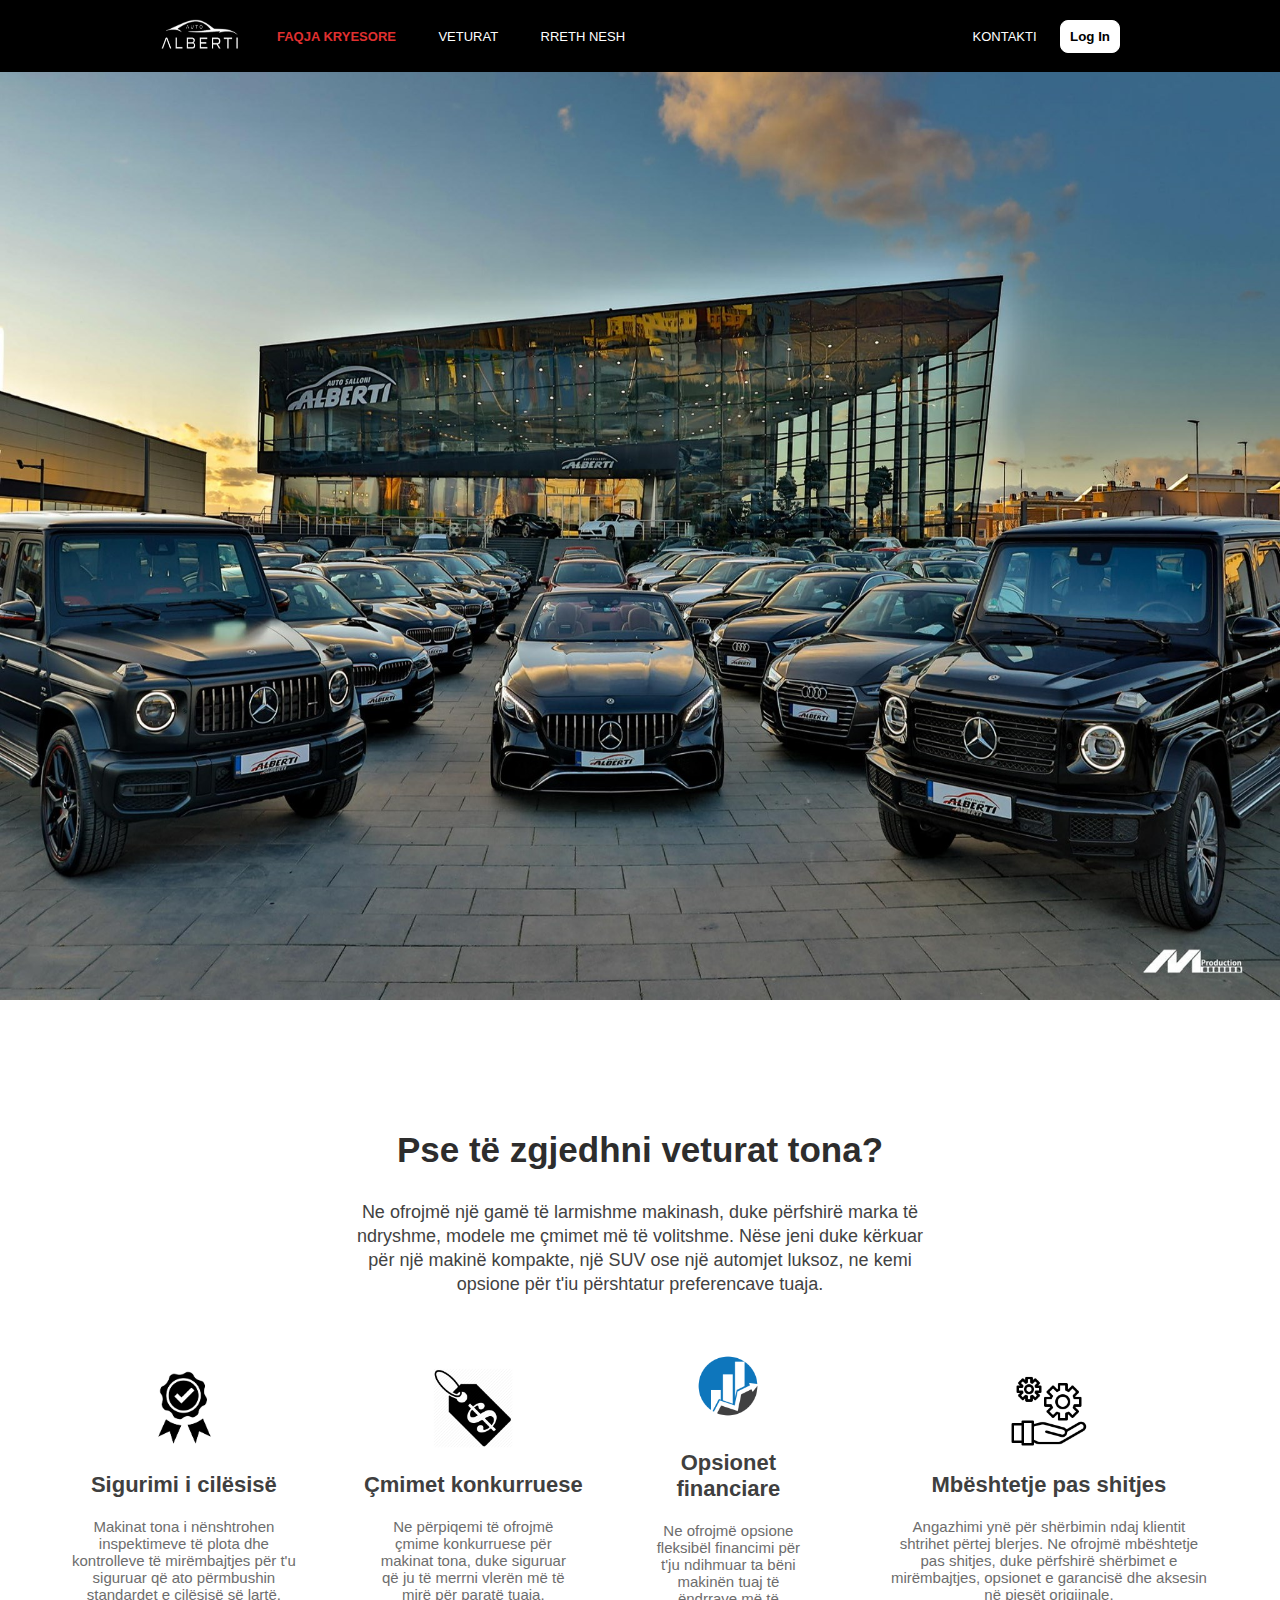
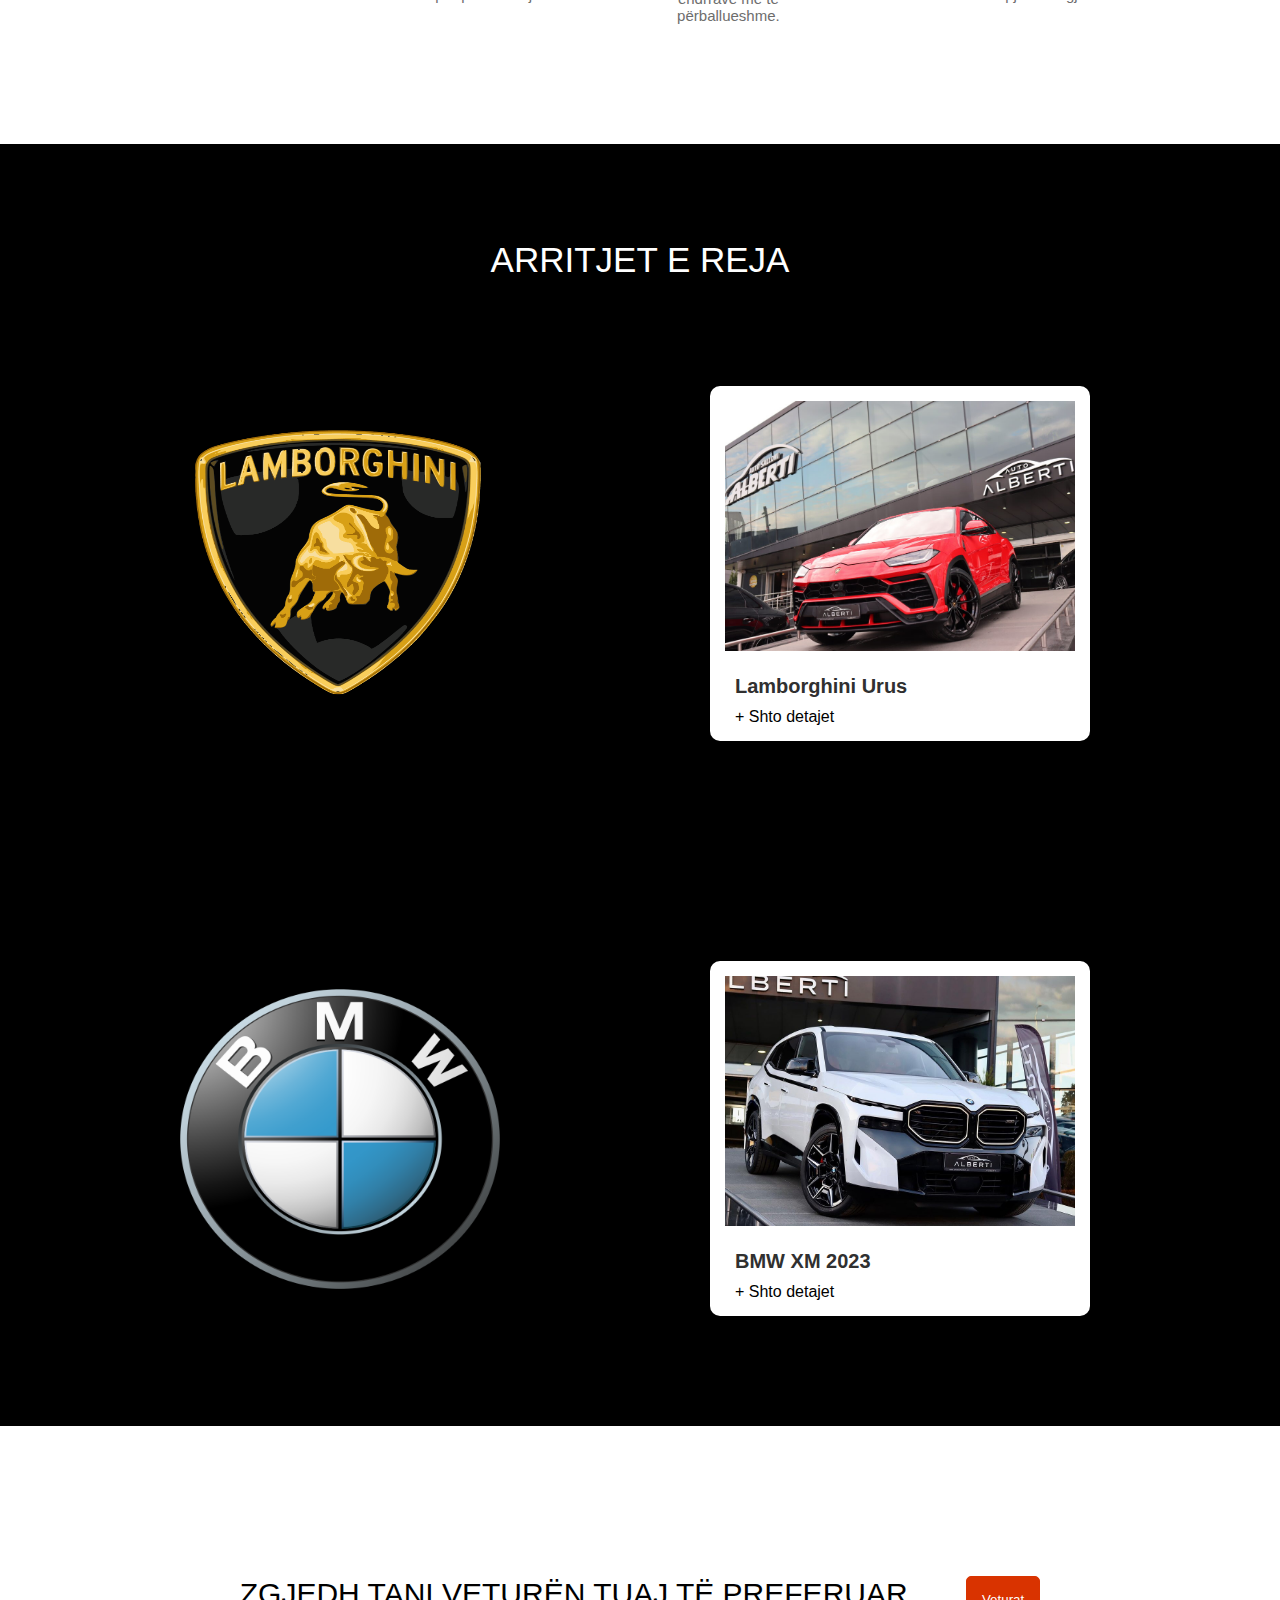
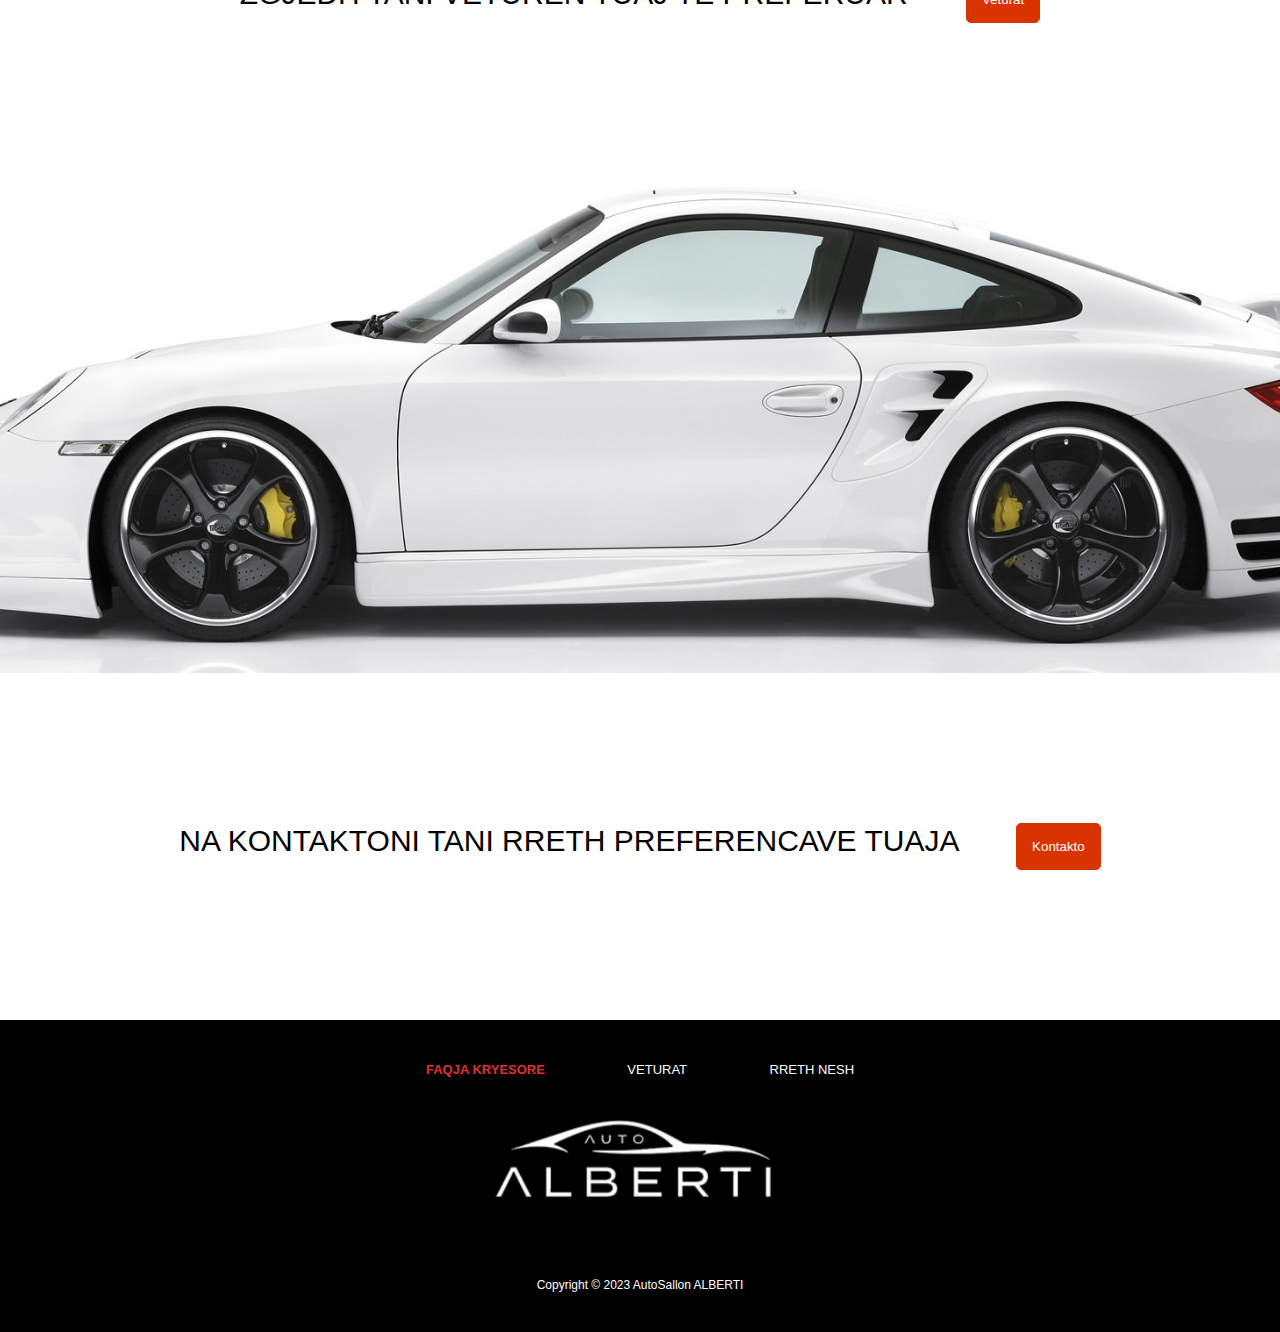
<file: index.html>
<!DOCTYPE html>
<html lang="en">

<head>
    <meta charset="UTF-8">
    <meta http-equiv="X-UA-Compatible" content="IE=edge">
    <meta name="viewport" content="width=device-width, initial-scale=1.0">
    <link rel="stylesheet" href="style.css">
    <link rel="icon" href="img/logo.png" type="image/icon type">
    <title>ALBERTI</title>
</head>

<body>


    <header>
        <div class="logo">
            <a href=""><img src="img/logo.png" alt=""></a>
            <div class="nleft">

                <ul>
                    <a href="index.html">
                        <li><span>Faqja kryesore</span></li>
                    </a>
                    <a href="vehicles.html">
                        <li>Veturat</li>
                    </a>
                    <a href="about.html">
                        <li>Rreth nesh</li>
                    </a>
                </ul>
            </div>
        </div>
        <div class="nright">
            <ul>
                <a href="contact.html">
                    <li>Kontakti</li>
                </a>
            </ul>
            <button><a href="./Login form/login.html">Log In</a></button>
        </div>
    </header>

    <main>
        <div class="cover-photo">
            <div class="cover-bg"></div>
        </div>

        <div class="container">
            <h1>Pse të zgjedhni veturat tona?</h1>
            <p id="container-p">Ne ofrojmë një gamë të larmishme makinash, duke përfshirë marka të ndryshme, modele me
                çmimet më
                të volitshme. Nëse jeni duke kërkuar për një makinë kompakte, një SUV ose një automjet luksoz,
                ne kemi opsione për t'iu përshtatur preferencave tuaja.</p>
            <div class="services">
                <div class="our-services">
                    <div class="our-services-content">
                        <img src="img/quality_logo.png" alt="">
                        <h2>Sigurimi i cilësisë</h2>
                        <p>Makinat tona i nënshtrohen inspektimeve të plota dhe kontrolleve të mirëmbajtjes për t'u
                            siguruar që ato përmbushin standardet e cilësisë së lartë.</p>
                    </div>

                    <div class="our-services-content">
                        <img src="img/price_logo.png" alt="">
                        <h2>Çmimet konkurruese</h2>
                        <p>Ne përpiqemi të ofrojmë çmime konkurruese për makinat tona, duke siguruar që ju të merrni
                            vlerën më të mirë për paratë tuaja.</p>
                    </div>

                    <div class="our-services-content">
                        <img src="img/finance_logo.png" alt="">
                        <h2>Opsionet financiare</h2>
                        <p>Ne ofrojmë opsione fleksibël financimi për t'ju ndihmuar ta bëni makinën tuaj të ëndrrave më
                            të përballueshme.</p>
                    </div>

                    <div class="our-services-content">
                        <img src="img/support_logo.png" alt="">
                        <h2>Mbështetje pas shitjes</h2>
                        <p id="p3">Angazhimi ynë për shërbimin ndaj klientit shtrihet përtej blerjes. Ne ofrojmë
                            mbështetje pas
                            shitjes, duke përfshirë shërbimet e mirëmbajtjes, opsionet e garancisë dhe aksesin në pjesët
                            origjinale.</p>
                    </div>
                </div>
            </div>
        </div>

        <div class="cars">
            <div class="arrivals">
                <p>Arritjet e reja</p>
            </div>
            <div class="new-cars">
                <img src="img/lamborghini_logo.png" alt="" id="lambo-logo">
                <div class="car-item">
                    <div class="cars-image"><img src="img/Lamborghini_photo.jpg" alt="GLE"></div>
                    <div class="cars-content">
                        <h1>Lamborghini Urus</h1>
                        <a href="#">+ Shto detajet</a>
                    </div>
                </div>
            </div>
        </div>
        <div class="cars">
            <div class="new-cars">
                <img src="img/bmw_logo.png" alt="" id="bmw-logo">
                <div class="car-item">
                    <div class="cars-image"><img src="img/bmw2023.jpg" alt="GLE"></div>
                    <div class="cars-content">
                        <h1>BMW XM 2023</h1>
                        <a href="#">+ Shto detajet</a>
                    </div>
                </div>
            </div>
        </div>


        <div class="vehicle-homepage">
            <p>Zgjedh tani veturën tuaj të preferuar <button class="vehicle-button"><a href="vehicles.html">Veturat</a></button></p>
        </div>
        <div class="bg-bmw">
            <div class="bg-bmw-content">
            </div>
        </div>
        <div class="contact-homepage">
            <p>Na kontaktoni tani rreth preferencave tuaja <button class="vehicle-button"><a href="contact.html">Kontakto</a></button></p>
        </div>

    </main>

    <footer>
        <div class="footer-content">
            <div class="footer-a">
                <ul>
                    <a href="index.html">
                        <li><span>Faqja kryesore</span></li>
                    </a>
                    <a href="vehicles.html">
                        <li>Veturat</li>
                    </a>
                    <a href="about.html">
                        <li>Rreth nesh</li>
                    </a>
                </ul>
            </div>
        </div>
        <img src="img/logo.png" alt="">
        <div class="copyright">
            <p>
                Copyright © 2023 AutoSallon ALBERTI
            </p>
        </div>
    </footer>
</body>

</html>
</file>
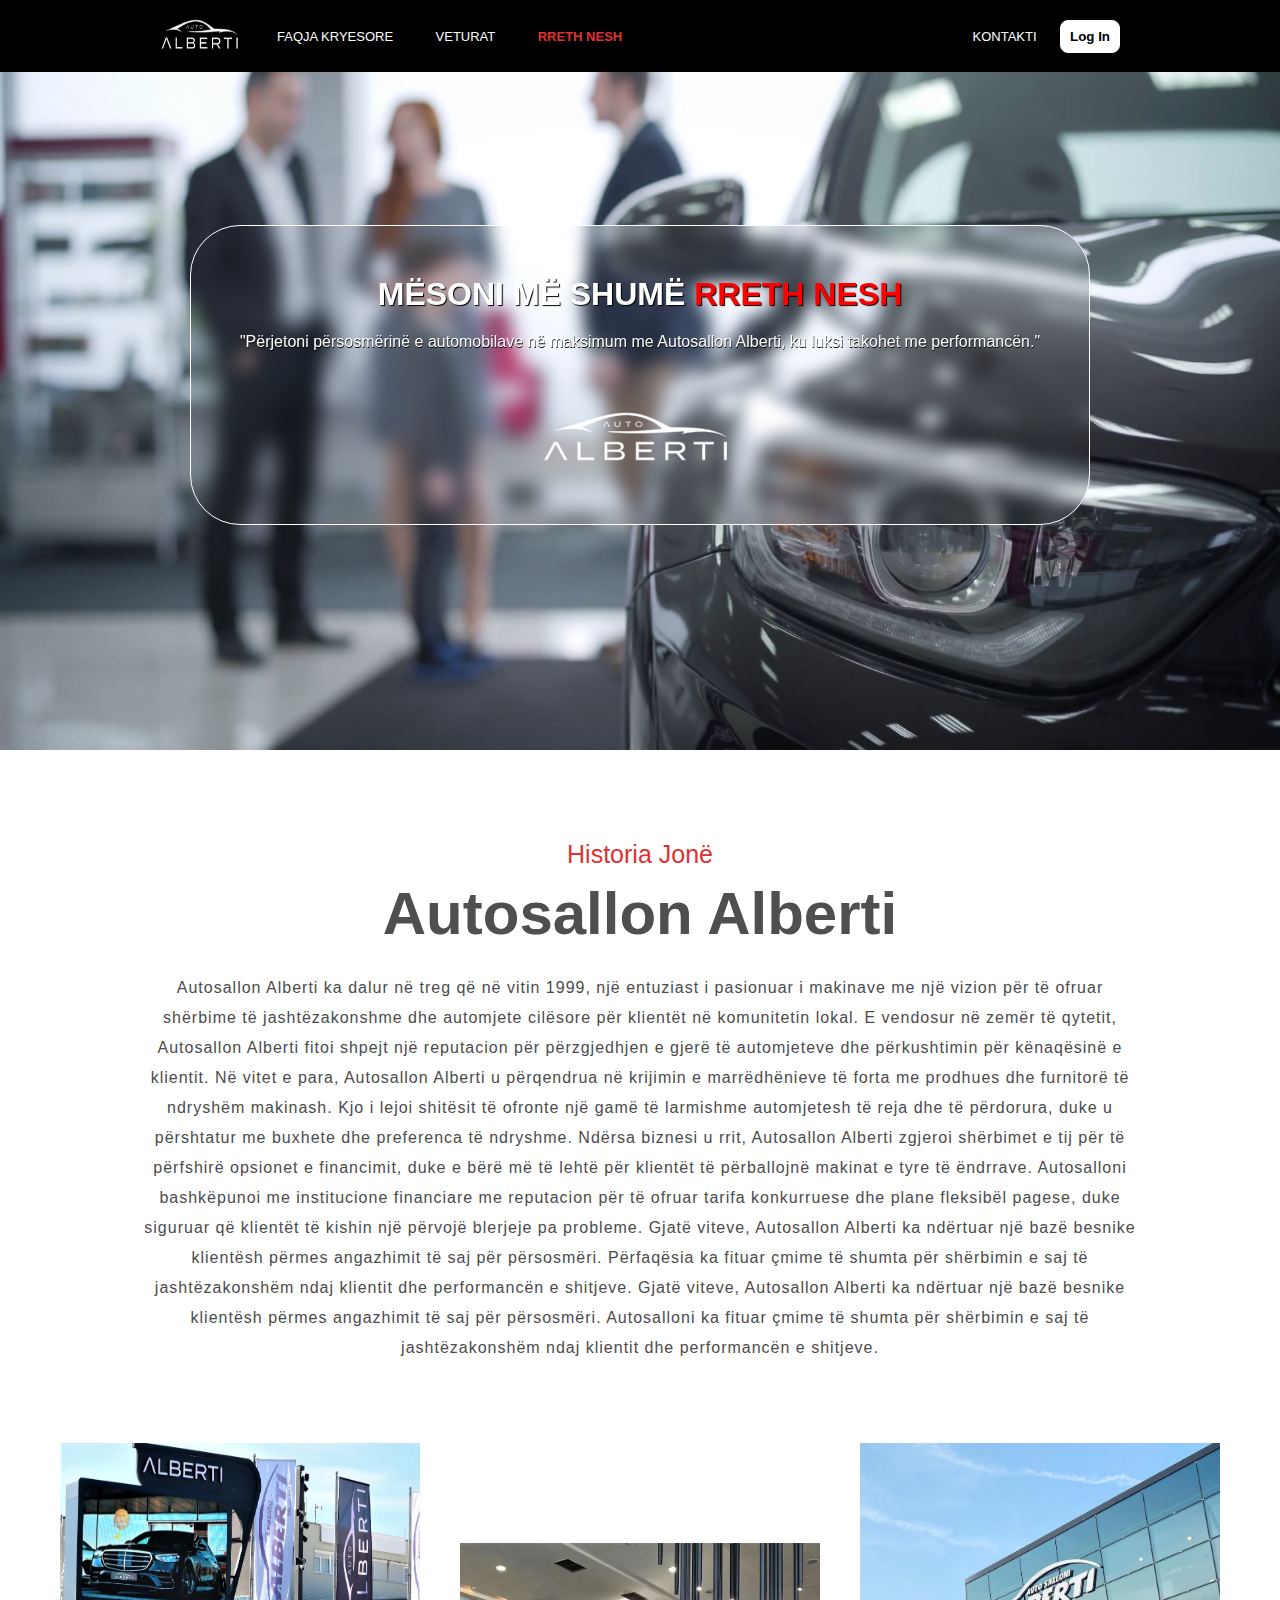
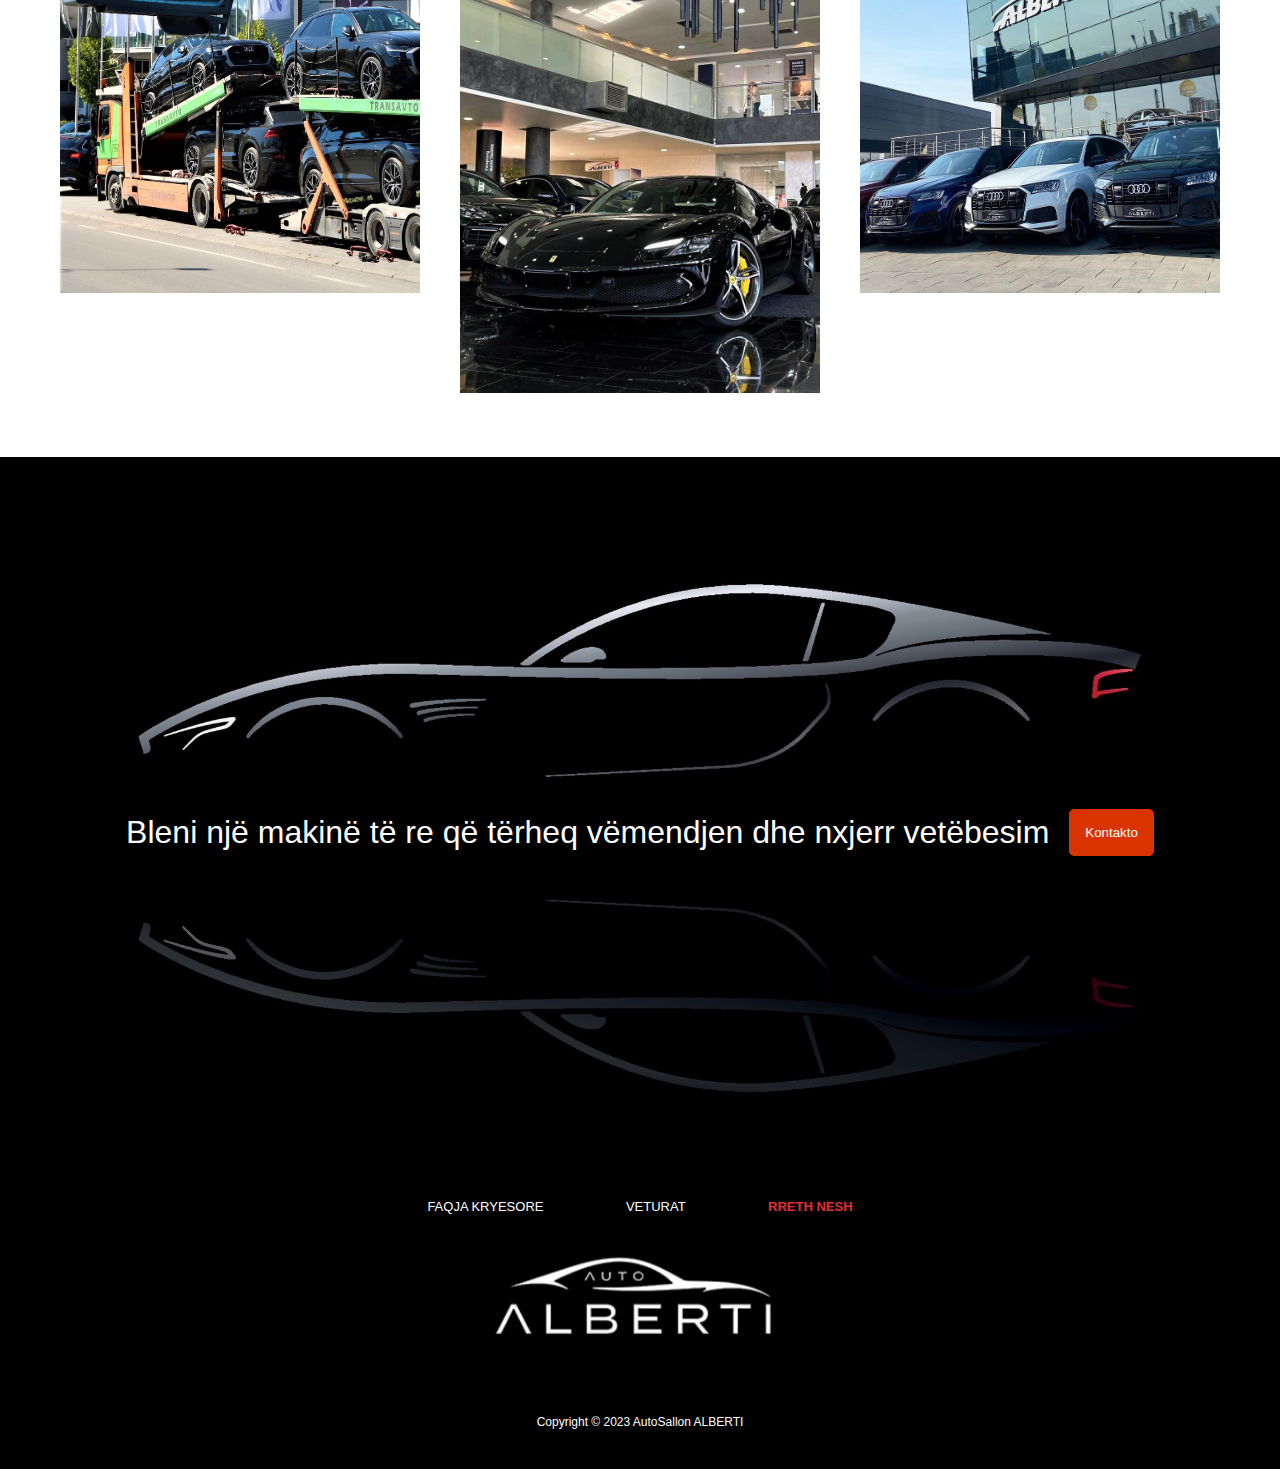
<file: about.html>
<!DOCTYPE html>
<html lang="en">

<head>
    <meta charset="UTF-8">
    <meta http-equiv="X-UA-Compatible" content="IE=edge">
    <meta name="viewport" content="width=device-width, initial-scale=1.0">
    <link rel="stylesheet" href="about.css">
    <link rel="icon" href="img/logo.png" type="image/icon type">
    <title>ALBERTI</title>

</head>

<body>
    <header>
        <div class="logo">
            <a href="index.html"><img src="img/logo.png" alt=""></a>
            <div class="nleft">

                <ul>
                    <a href="index.html">
                        <li>Faqja kryesore</li>
                    </a>
                    <a href="vehicles.html">
                        <li>Veturat</li>
                    </a>
                    <a href="about.html">
                        <li><span>Rreth nesh</span></li>
                    </a>
                </ul>
            </div>
        </div>
        <div class="nright">
            <ul>
                <li><a href="contact.html">Kontakti</a></li>
            </ul>
            <button><a href="./Login form/login.html">Log In</a></button>
        </div>
    </header>

    <main>
        <div class="bgPhoto">
            <div class="bg-content">
                <h1>Mësoni më shumë <span>rreth nesh</span></h1>
                <blockquote class="bgPhoto-blockquote">"Përjetoni përsosmërinë e automobilave në maksimum me Autosallon
                    Alberti, ku luksi takohet me performancën."
                </blockquote>
                <a href="index.html"><img src="img/logo.png" alt=""></a>
            </div>
        </div>

        <div class="about-content">
            <div class="about-content-text">
                <span>Historia Jonë</span>
                <h1>Autosallon Alberti</h1>
                <p>Autosallon Alberti ka dalur në treg që në vitin 1999, një entuziast i pasionuar i makinave
                    me një vizion për të ofruar shërbime të jashtëzakonshme dhe automjete cilësore për klientët në
                    komunitetin lokal. E vendosur në zemër të qytetit, Autosallon Alberti fitoi shpejt një reputacion
                    për përzgjedhjen e gjerë të automjeteve dhe përkushtimin për kënaqësinë e klientit.

                    Në vitet e para, Autosallon Alberti u përqendrua në krijimin e marrëdhënieve të forta me prodhues
                    dhe furnitorë të ndryshëm makinash. Kjo i lejoi shitësit të ofronte një gamë të larmishme
                    automjetesh të reja dhe të përdorura, duke u përshtatur me buxhete dhe preferenca të ndryshme.

                    Ndërsa biznesi u rrit, Autosallon Alberti zgjeroi shërbimet e tij për të përfshirë opsionet e
                    financimit, duke e bërë më të lehtë për klientët të përballojnë makinat e tyre të ëndrrave.
                    Autosalloni bashkëpunoi me institucione financiare me reputacion për të ofruar tarifa konkurruese
                    dhe
                    plane fleksibël pagese, duke siguruar që klientët të kishin një përvojë blerjeje pa probleme.

                    Gjatë viteve, Autosallon Alberti ka ndërtuar një bazë besnike klientësh përmes angazhimit të saj për
                    përsosmëri. Përfaqësia ka fituar çmime të shumta për shërbimin e saj të jashtëzakonshëm ndaj
                    klientit dhe performancën e shitjeve.

                    Gjatë viteve, Autosallon Alberti ka ndërtuar një bazë besnike klientësh përmes angazhimit të saj për
                    përsosmëri. Autosalloni ka fituar çmime të shumta për shërbimin e saj të jashtëzakonshëm ndaj
                    klientit dhe performancën e shitjeve.</p>
            </div>
        </div>
        <div class="about-images">
            <div class="about-image-img">
                <img src="imgAbout/alberti1_about.jpg" alt="">
            </div>
            <div class="about-image-img" id="about-image-2">
                <img src="imgAbout/alberti2_about.jpg" alt="">
            </div>
            <div class="about-image-img">
                <img src="imgAbout/alberti_about.jpg" alt="">
            </div>
        </div>

        <div class="bg-contact">
            <div class="bg-contact-us">
                <h1>Bleni një makinë të re që tërheq vëmendjen dhe nxjerr vetëbesim</h1>
                <button class="contact-button"><a href="contact.html">Kontakto</a></button>
            </div>
        </div>

    </main>

    <footer>
        <div class="footer-content">
            <div class="footer-a">
                <ul>
                    <a href="index.html">
                        <li>Faqja kryesore</li>
                    </a>
                    <a href="vehicles.html">
                        <li>Veturat</li>
                    </a>
                    <a href="about.html">
                        <li><span>Rreth nesh</span></li>
                    </a>
                </ul>
            </div>
        </div>
        <img src="img/logo.png" alt="">
        <div class="copyright">
            <p>
                Copyright © 2023 AutoSallon ALBERTI
            </p>
        </div>
    </footer>
</body>

</html>
</file>
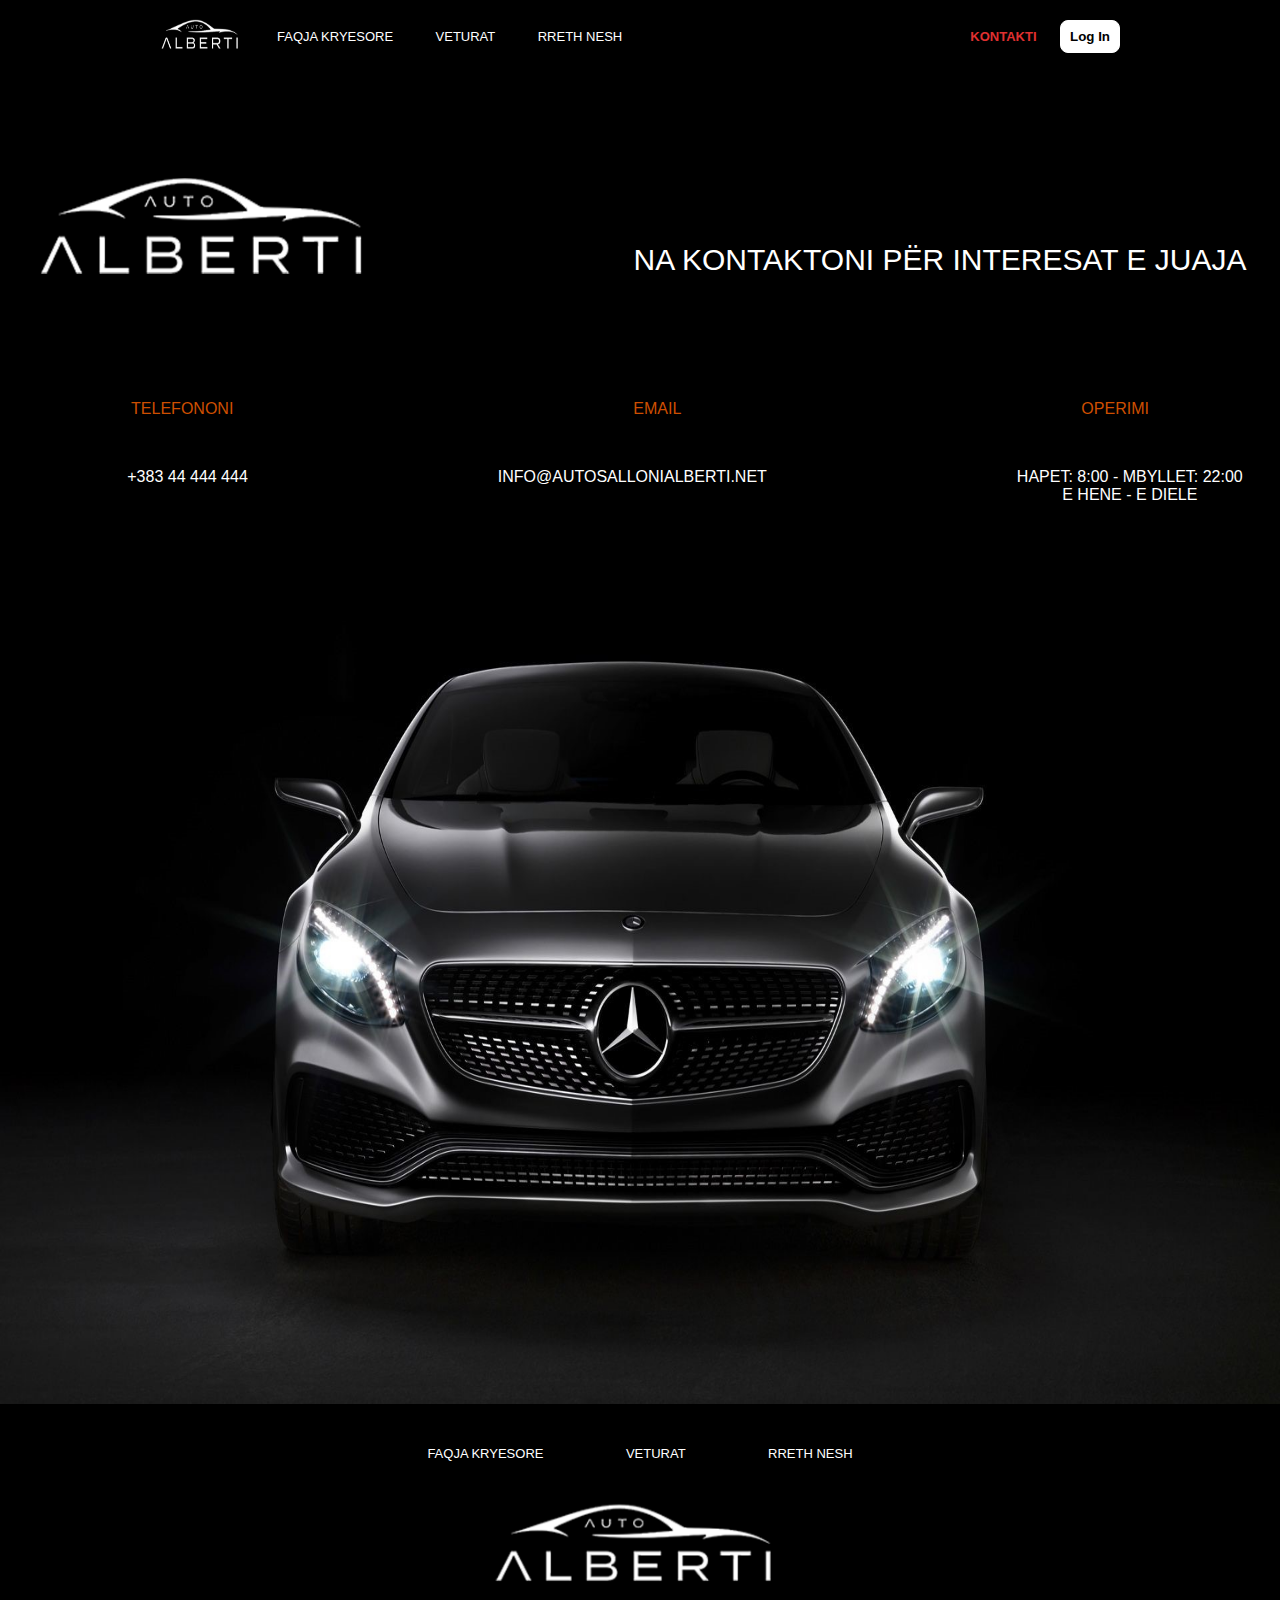
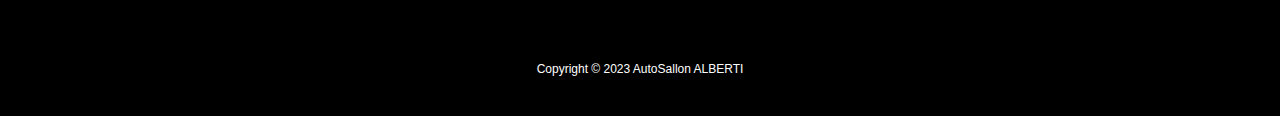
<file: contact.html>
<!DOCTYPE html>
<html lang="en">

<head>
    <meta charset="UTF-8">
    <meta http-equiv="X-UA-Compatible" content="IE=edge">
    <meta name="viewport" content="width=device-width, initial-scale=1.0">
    <link rel="stylesheet" href="contact.css">
    <link rel="icon" href="img/logo.png" type="image/icon type">
    <title>ALBERTI</title>
</head>

<body>

    <header>
        <div class="logo">
            <a href="index.html"><img src="img/logo.png" alt=""></a>
            <div class="nleft">

                <ul>
                    <a href="index.html">
                        <li>Faqja kryesore</li>
                    </a>
                    <a href="vehicles.html">
                        <li>Veturat</li>
                    </a>
                    <a href="about.html">
                        <li>Rreth nesh</li>
                    </a>
                </ul>
            </div>
        </div>
        <div class="nright">
            <ul>
                <a href="contact.html">
                    <li><span>Kontakti</span></li>
                </a>
            </ul>
            <button><a href="./Login form/login.html">Log In</a></button>
        </div>
    </header>

    <main>

        <div class="contact-us">
            <img src="img/logo.png" alt="">
            <p>Na kontaktoni për interesat e juaja</p>
        </div>

        <div class="contact-us-content">
            <div class="contact-us-main1">
                <p>Telefononi</p>
                <p id="email">Email</p>
                <p>Operimi</p>
            </div>
            <div class="contact-us-main2">
                <p id="telefononi">+383 44 444 444</p>
                <a href="#" id="email">
                    <p>info@autosallonialberti.net</p>
                </a>
                <p id="operimi">Hapet: 8:00 - Mbyllet: 22:00 <br>
                    E Hene - E diele</p>
            </div>
        </div>

        <div class="container">
            <div class="contact-content">

            </div>
        </div>

    </main>

    <footer>
        <div class="footer-content">
            <div class="footer-a">
                <ul>
                    <a href="index.html">
                        <li>Faqja kryesore</li>
                    </a>
                    <a href="vehicles.html">
                        <li>Veturat</li>
                    </a>
                    <a href="about.html">
                        <li>Rreth nesh</li>
                    </a>
                </ul>
            </div>
        </div>
        <img src="img/logo.png" alt="">
        <div class="copyright">
            <p>
                Copyright © 2023 AutoSallon ALBERTI
            </p>
        </div>
    </footer>

</body>

</html>
</file>
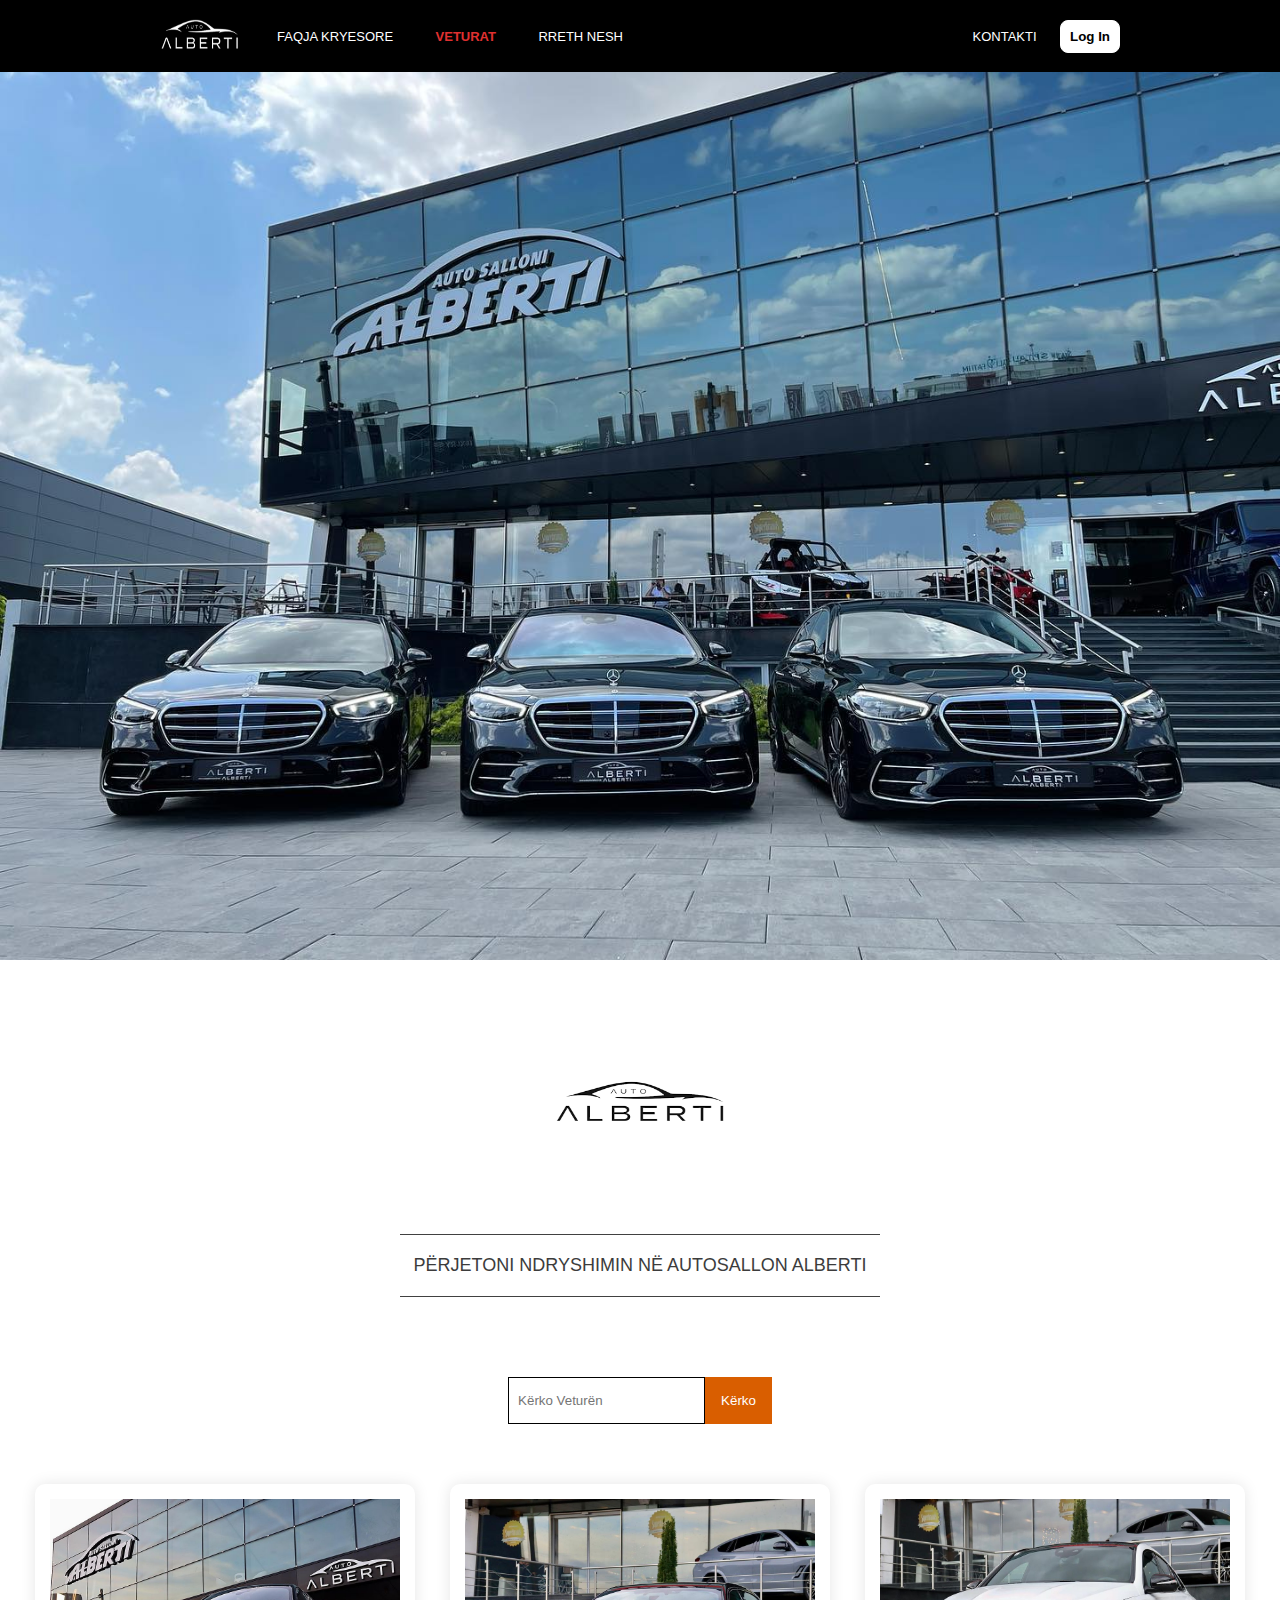
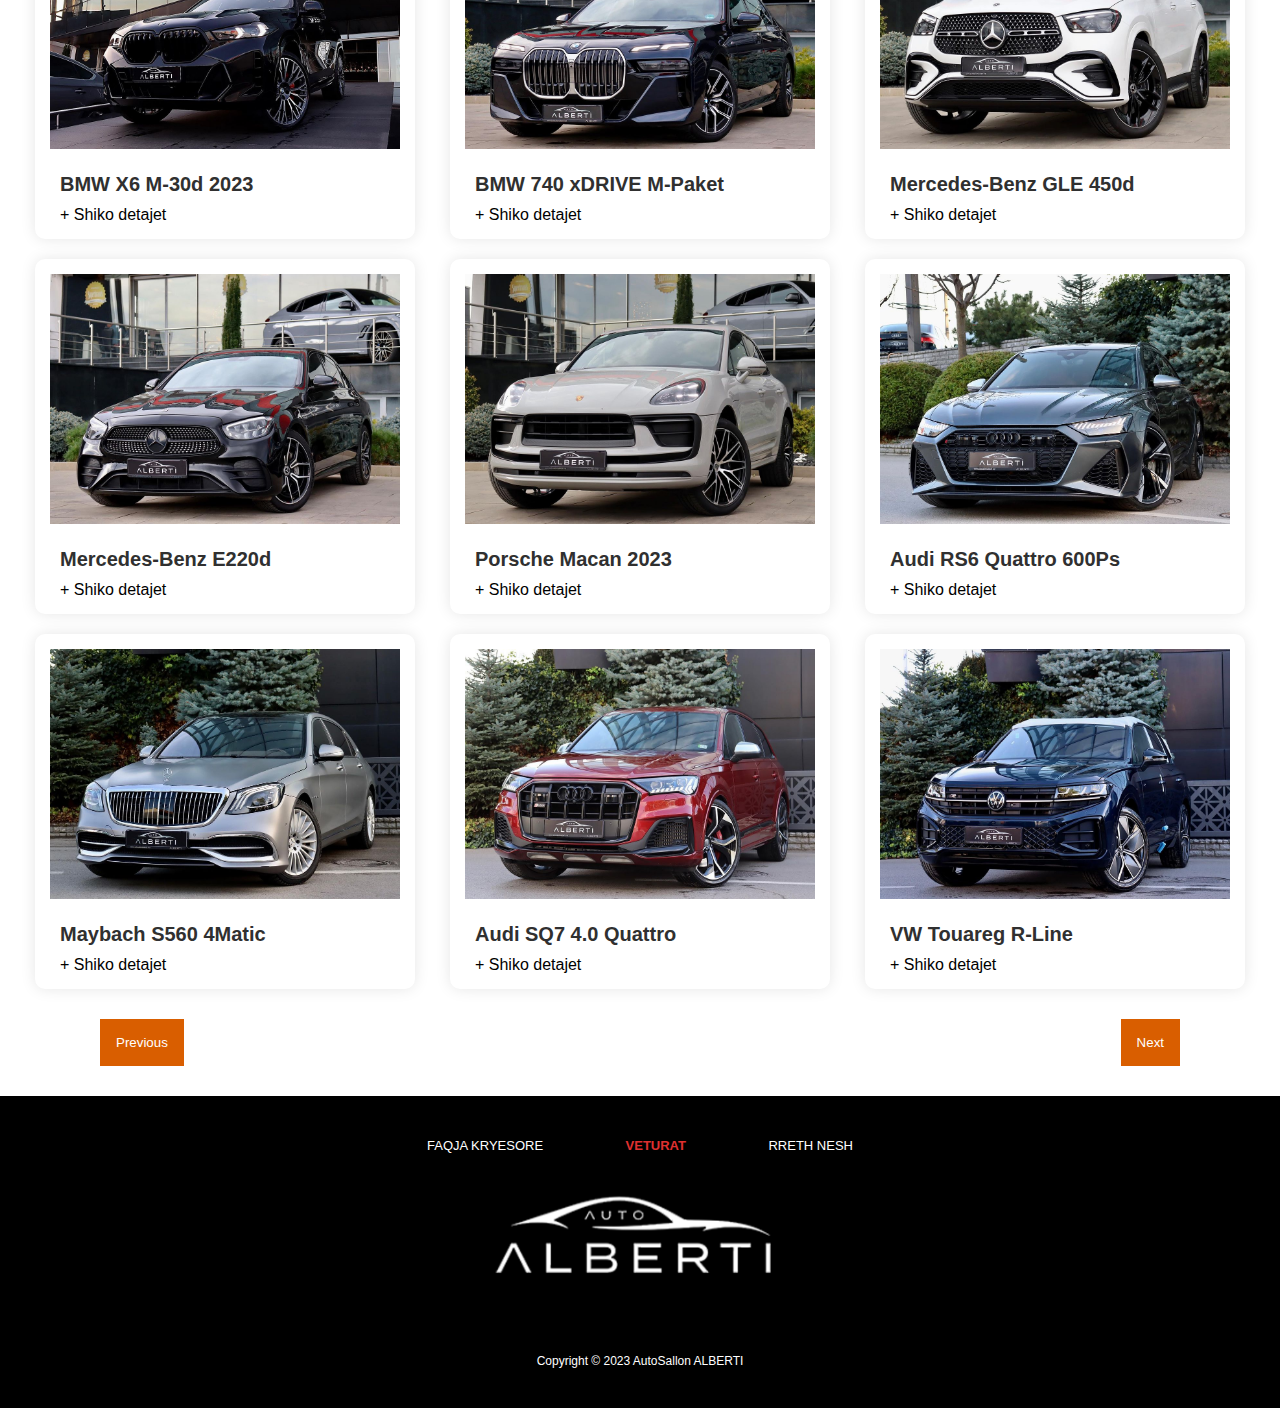
<file: vehicles.html>
<!DOCTYPE html>
<html lang="en">

<head>
    <meta charset="UTF-8">
    <meta http-equiv="X-UA-Compatible" content="IE=edge">
    <meta name="viewport" content="width=device-width, initial-scale=1.0">
    <link rel="stylesheet" href="vehicles.css">
    <link rel="icon" href="img/logo.png" type="image/icon type">
    <title>ALBERTI</title>

</head>
<header>
    <div class="logo">
        <a href=""><img src="img/logo.png" alt=""></a>
        <div class="nleft">

            <ul>
                <a href="index.html">
                    <li>Faqja kryesore</li>
                </a>
                <a href="vehicles.html">
                    <li><span>Veturat</span></li>
                </a>
                <a href="about.html">
                    <li>Rreth nesh</li>
                </a>
            </ul>
        </div>
    </div>
    <div class="nright">
        <ul>
            <a href="contact.html">
                <li>Kontakti</li>
            </a>
        </ul>
        <button><a href="./Login form/login.html">Log In</a></button>
    </div>
</header>

<main>

    <div class="header-photo">
        <img src="imgCars/cover2_photo.jpg" Autosallon Cover>
    </div>

    <div>
        <div class="alberti-photo"><img src="imgCars/autoalberti1_logo.png" alt="">
        </div>
        <div class="quote-alberti">
            <p>Përjetoni ndryshimin në Autosallon Alberti</p>
        </div>
    </div>

    <div class="kerko">
        <input type="text" class="input-kerko" placeholder="Kërko Veturën">
        <button class="kerko-button">Kërko</button>
    </div>



    <div class="cars">
        <div class="car-number">
            <div class="car-item">
                <div class="cars-image"><img src="imgCars/BMWX.jpg" alt="BMW-X"></div>
                <div class="cars-content">
                    <h1>BMW X6 M-30d 2023</h1>
                    <a href="#">+ Shiko detajet</a>
                </div>
            </div>
        </div>
        <div class="car-number">
            <div class="car-item">
                <div class="cars-image"><img src="imgCars/BMW7.jpg" alt="BMW-7"></div>
                <div class="cars-content">
                    <h1>BMW 740 xDRIVE M-Paket</h1>
                    <a href="#">+ Shiko detajet</a>
                </div>
            </div>
        </div>
        <div class="car-number">
            <div class="car-item">
                <div class="cars-image"><img src="imgCars/GLE.jpg" alt="GLE"></div>
                <div class="cars-content">
                    <h1>Mercedes-Benz GLE 450d</h1>
                    <a href="#">+ Shiko detajet</a>
                </div>
            </div>
        </div>
        <div class="car-number">
            <div class="car-item">
                <div class="cars-image"><img src="imgCars/Mercedes-E.jpg" alt="BMW-X"></div>
                <div class="cars-content">
                    <h1>Mercedes-Benz E220d</h1>
                    <a href="#">+ Shiko detajet</a>
                </div>
            </div>
        </div>
        <div class="car-number">
            <div class="car-item">
                <div class="cars-image"><img src="imgCars/Porsche.jpg" alt="BMW-X"></div>
                <div class="cars-content">
                    <h1>Porsche Macan 2023</h1>
                    <a href="#">+ Shiko detajet</a>
                </div>
            </div>
        </div>
        <div class="car-number">
            <div class="car-item">
                <div class="cars-image"><img src="imgCars/RS6.jpg" alt="BMW-X"></div>
                <div class="cars-content">
                    <h1>Audi RS6 Quattro 600Ps</h1>
                    <a href="#">+ Shiko detajet</a>
                </div>
            </div>
        </div>
        <div class="car-number">
            <div class="car-item">
                <div class="cars-image"><img src="imgCars/Maybach.jpg" alt="BMW-X"></div>
                <div class="cars-content">
                    <h1>Maybach S560 4Matic</h1>
                    <a href="#">+ Shiko detajet</a>
                </div>
            </div>
        </div>
        <div class="car-number">
            <div class="car-item">
                <div class="cars-image"><img src="imgCars/SQ7.jpg" alt="BMW-X"></div>
                <div class="cars-content">
                    <h1>Audi SQ7 4.0 Quattro</h1>
                    <a href="#">+ Shiko detajet</a>
                </div>
            </div>
        </div>
        <div class="car-number">
            <div class="car-item">
                <div class="cars-image"><img src="imgCars/Touareg.jpg" alt="BMW-X"></div>
                <div class="cars-content">
                    <h1>VW Touareg R-Line</h1>
                    <a href="#">+ Shiko detajet</a>
                </div>
            </div>
        </div>
    </div>
    <div class="next-previous">
        <button class="previous">Previous</button>
        <button class="next">Next</button>
    </div>
</main>

<footer>
    <div class="footer-content">
        <div class="footer-a">
            <ul>
                <a href="index.html">
                    <li>Faqja kryesore</li>
                </a>
                <a href="vehicles.html">
                    <li><span>Veturat</span></li>
                </a>
                <a href="about.html">
                    <li>Rreth nesh</li>
                </a>
            </ul>
        </div>
    </div>
    <img src="img/logo.png" alt="">
    <div class="copyright">
        <p>
            Copyright © 2023 AutoSallon ALBERTI
        </p>
    </div>
</footer>


</body>

</html>
</file>
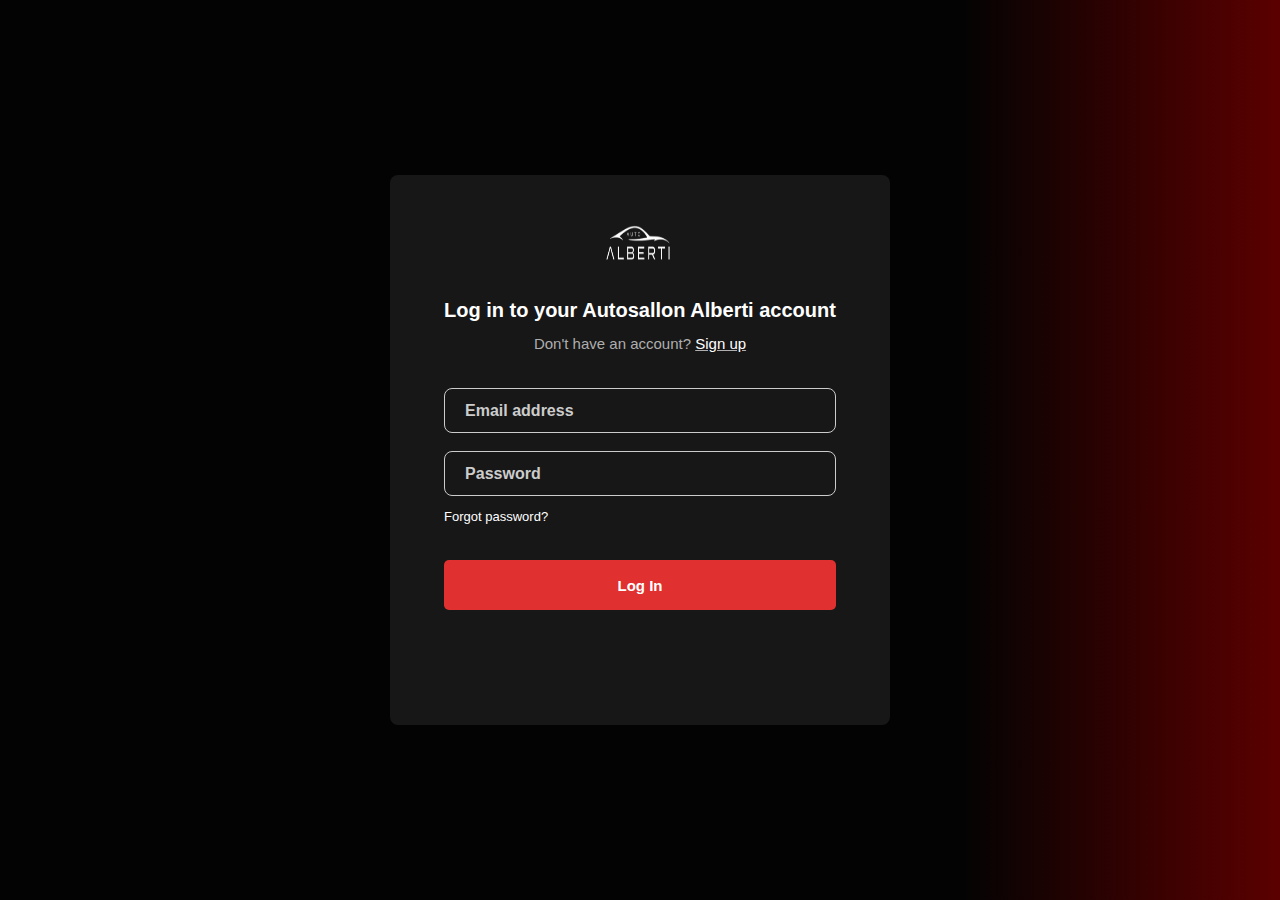
<file: Login form/login.html>
<!DOCTYPE html>
<html lang="en">
<head>
    <meta charset="UTF-8">
    <meta http-equiv="X-UA-Compatible" content="IE=edge">
    <meta name="viewport" content="width=device-width, initial-scale=1.0">
    <link rel="stylesheet" href="login.css">
    <link rel="icon" href="../img/logo.png" type="image/icon type">
    <title>Log in to your account | CNN</title>
</head>
<body>
    <div class="bg">
        <div class="login">
            <form class="logo" id="form" action="/">
                <a href="../index.html"><img src="loginlogo.png" alt=""></a>
                <h1>Log in to your Autosallon Alberti account</h1>
                <p>Don't have an account? <a href="singup.html"><span id="span">Sign up</span></a></p>
                <br><br>


                <div class="input-control">
                    <input type="text" placeholder="Email address" name="email" id="email"><br>
                    <div class="error"></div>
                </div><br>
                <div class="input-control">
                    <input type="password" placeholder="Password" name="password" id="password"><br>
                    <div class="error"></div>
                </div>
                
                <p id="forgot"><a href="">Forgot password?</a></p>
                <br><br>
                <button type="submit">Log In</button>
        </form>
        </div>
    </div>
    
    <script src="script/script2.js"></script>
</body>
</html>
</file>
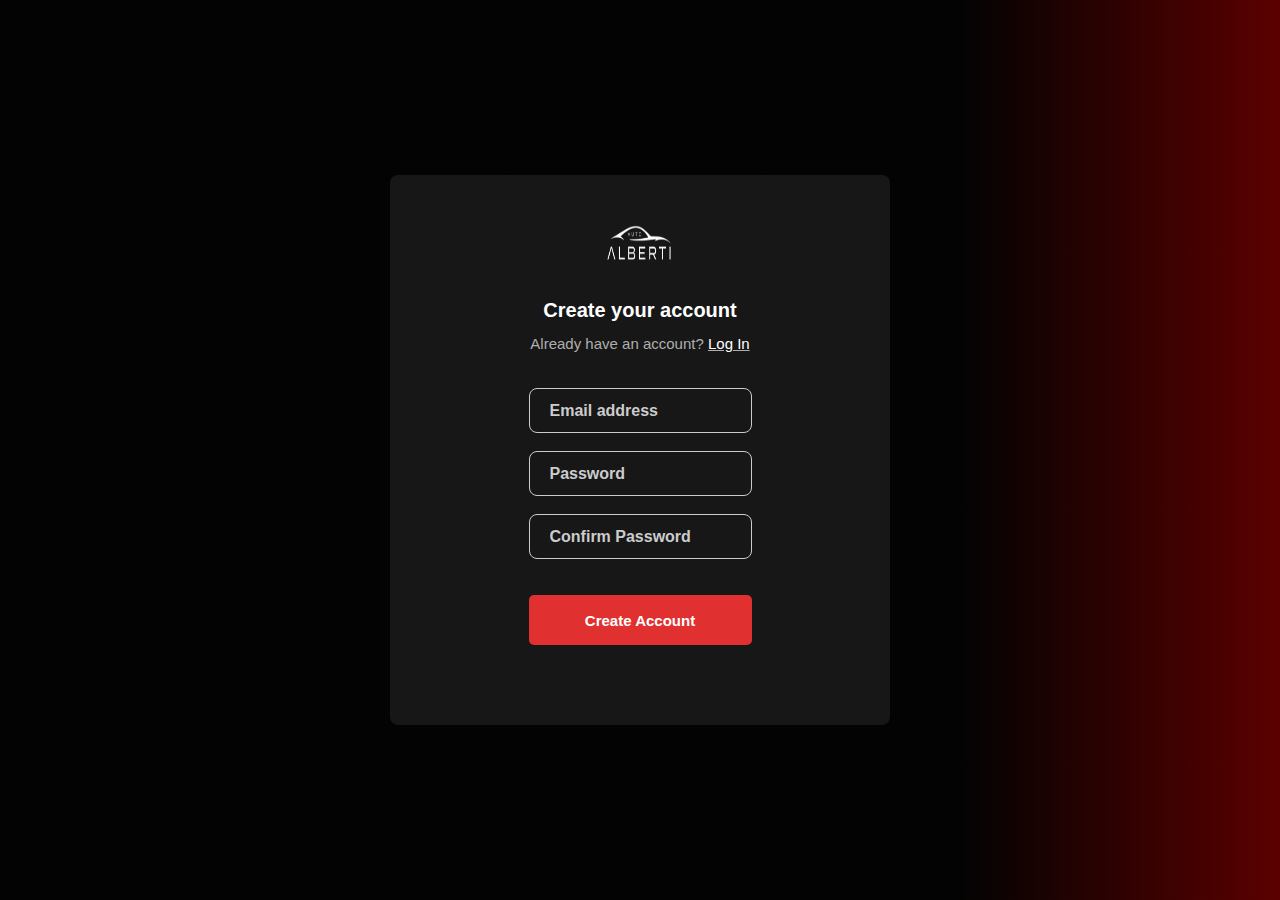
<file: Login form/singup.html>
<!DOCTYPE html>
<html lang="en">
<head>
    <meta charset="UTF-8">
    <meta http-equiv="X-UA-Compatible" content="IE=edge">
    <meta name="viewport" content="width=device-width, initial-scale=1.0">
    <link rel="stylesheet" href="login.css">
    <link rel="icon" href="../img/logo.png" type="image/icon type">
    <title>ALBERTI</title>
</head>
<body>
    <div class="bg">
        <div class="login">
            <form class="logo" id="form" action="/">
                <a href="../index.html"><img src="loginlogo.png" alt=""></a>
                <h1>Create your account</h1>
                <p>Already have an account? <a href="login.html"><span id="span">Log In</span></a></p>
                <br><br>

                <div class="input-control">
                    <input type="text" placeholder="Email address" name="email" id="email"><br>
                    <div class="error"></div>
                </div><br>
                <div class="input-control">
                    <input type="password" placeholder="Password" name="password" id="password"><br>
                    <div class="error"></div>
                </div><br>
                <div class="input-control">
                    <input type="password" placeholder="Confirm Password" name="cpassword" id="cpassword">
                    <div class="error"></div>
                </div>
                <br><br>
                <button type="submit">Create Account</button>
            </form>
    
        </div>
    </div>
    <script src="script/script.js"></script>
</body>
</html>
</file>
<file: style.css>
* {
  margin: 0;
  padding: 0;
  box-sizing: border-box;
  font-family: Arial, Helvetica, sans-serif;
}

ul,
li,
a,
img {
  text-decoration: none;
  display: inline;
}
a {
  color: white;
}
li {
  padding: 19px;
  font-size: 13px;
  cursor: pointer;
}

/* Header */

header {
  position: fixed;
  width: 100%;
  top: 0;
  display: flex;
  justify-content: space-between;
  align-items: center;
  padding: 0px 160px;
  background-color: black;
  color: aliceblue;
  height: 72px;
  z-index: 1;
  text-transform: uppercase;
}
.logo {
  display: flex;
  align-items: center;
}
.logo img {
  width: 83px;
  height: 30px;
  margin-right: 15px;
}
span {
  color: #e03030;
  font-weight: 600;
}
.nright button {
  padding: 8px;
  background-color: white;
  color: black;
  border: 1px solid white;
  min-height: 27px;
  min-width: 60px;
  font-weight: bolder;
  border-radius: 8px;
  cursor: pointer;
}

li:hover {
  color: rgb(221, 221, 221);
}
.nright button:hover {
  background-color: rgb(227, 227, 227);
}
button a {
  color: black;
}

/* Main */

.cover-photo {
  background-image: url(img/cover_photo.jpg);
  background-repeat: no-repeat;
  background-size: 100% 100%;
  max-width: 100%;
  height: 1000px;
  display: flex;
  justify-content: center;
  align-items: center;
}

.container h1 {
  text-align: center;
  margin-top: 120px;
  padding: 10px;
  font-size: 35px;
  color: rgb(45, 45, 45);
}

#container-p {
  text-align: center;
  padding: 0px 350px 0px 350px;
  margin-top: 20px;
  margin-bottom: 50px;
  line-height: 1.5rem;
  font-size: 18px;
  color: rgb(66, 66, 66);
}

.our-services {
  display: flex;
  flex-direction: row;
  justify-content: center;
  align-items: center;
  align-content: center;
  margin-bottom: 120px;
  text-align: center;
  margin-left: 30px;
  margin-right: 30px;
}

.our-services-content h2 {
  color: rgb(63, 63, 63);
  margin: 20px;
  font-size: 22px;
}

.our-services-content p {
  color: rgb(109, 109, 109);
  margin-right: 40px;
  margin-left: 40px;
  font-size: 15px;
}

.our-services-content img {
  width: 80px;
  height: 80px;
}

.cars {
  background: black;
  padding-top: 100px;
}

.arrivals {
  color: white;
  text-align: center;
  margin-bottom: 100px;
}

.arrivals p {
  line-height: 2rem;
  font-size: 35px;
  text-transform: uppercase;
}

.new-cars {
  display: flex;
  flex-direction: row;
  justify-content: center;
  align-items: center;
  padding-bottom: 100px;
}

#lambo-logo {
  width: 320px;
  height: 300px;
  margin-right: 200px;
}

#bmw-logo {
  width: 320px;
  height: 300px;
  margin-right: 200px;
}

.car-item {
  background-color: #ffffff;
  border-radius: 10px;
  box-shadow: 0px 0px 15px rgba(0, 0, 0, 0.1);
  padding: 15px;
  margin-bottom: 30px;
  margin: 10px;
}

.cars-image img {
  width: 350px;
  height: 250px;
}

.cars-content h1 {
  display: flex;
  flex-direction: column;
  text-align: left;
  font-size: 20px;
  padding: 10px;
  margin-top: 10px;
  color: rgb(48, 48, 48);
}

.cars-content a {
  color: black;
  padding: 10px;
}

.cars-content a:hover {
  color: rgb(48, 48, 48);
}

.bg-bmw {
  background-image: url("img/Porsche_cover.jpg");
  background-repeat: no-repeat;
  background-position: center;
  background-size: cover;
  max-width: 100%;
  height: 500px;
  background-size: cover;
}

.vehicle-homepage{
  text-align: center;
  margin-bottom: 150px;
  margin-top: 150px;
  font-size: 30px;
  text-transform: uppercase;
}

.vehicle-button{
  border: none;
  border: 1px solid rgb(217, 51, 0);
  border-radius: 5px;
  padding: 15px;;
  background-color: rgb(217, 51, 0);
  cursor: pointer;
  margin-left: 50px;
}

.vehicle-button a{
  color: white;
}

.contact-homepage{
  background: rgb(255, 255, 255);
  text-align: center;
  margin-bottom: 150px;
  margin-top: 150px;
  font-size: 30px;
  text-transform: uppercase;
}

/* Footer */

.footer-content {
  display: flex;
  justify-content: center;
  align-items: center;
  margin: 20px;
}

footer {
  display: flex;
  flex-direction: column;
  justify-content: center;
  align-items: center;
  background-color: black;
  font-family: Arial, Helvetica, sans-serif;
  padding: 20px;
}

.footer-a a {
  color: white;
  text-transform: uppercase;
  padding: 20px;
}

footer img {
  margin-top: 20px;
  margin-bottom: 30px;
  width: 300px;
  height: 80px;
}

.copyright p {
  text-align: center;
  color: white;
  padding: 20px;
  margin-top: 30px;
  font-size: 12px;
}

/* @media screen and (max-width: 1320px) {
  .home {
    margin-left: 100px;
    margin-top: 60px;
    max-width: 1100px;
  }
  .home-color {
    background-color: black;
    margin-left: 0;
    max-width: 100%;
  }
}

@media screen and (max-width: 1220px) {
  .home {
    margin-left: 30px;
    margin-top: 60px;
    max-width: 1100px;
  }
  .home-color {
    background-color: black;
    margin-left: 0;
    max-width: 100%;
  }
}

@media screen and (max-width: 1145px) {
  .home {
    margin-top: 60px;
    max-width: 1000px;
  }
  .home-color {
    background-color: black;
    margin-left: 0;
    max-width: 100%;
  }
}

@media screen and (max-width: 977px) {
  .h div {
    width: 700px;
    height: 400px;
  }
  .world {
    width: 360px;
    height: auto;
    margin: 5px;
  }

  .world img {
    width: 100%;
    height: 250px;
    margin: 0;
  }
  .home-color {
    background-color: black;
    margin-left: 0;
    max-width: 100%;
  }
}

@media screen and (max-width: 776px) {
  .h div {
    width: 570px;
    height: 290px;
  }
  .home .h h1 {
    font-size: 24px;
  }
  .home h1 {
    font-size: 40px;
  }
  .world img {
    width: 100%;
    height: 350px;
    margin: 0;
  }
  .home-color {
    background-color: black;
    margin-left: 0;
    max-width: 100%;
  }
}

@media screen and (max-width: 570px) {
  .h div {
    width: 400px;
    height: 200px;
  }
  .home .h h1 {
    font-size: 16px;
  }
  .world img {
    width: 100%;
    height: 250px;
    margin: 0;
  }
  .home-color {
    background-color: black;
    margin-left: 0;
    max-width: 100%;
  }
}

@media screen and (max-width: 370px) {
  .home {
    margin-left: 2px;
  }
  .h div {
    width: 300px;
    height: 150px;
  }
  .home h1 {
    font-size: 30px;
  }
  .home .h h1 {
    font-size: 12px;
  }
  .world img {
    width: 100%;
    height: 150px;
    margin: 0;
  }
  .home-color {
    background-color: black;
    margin-left: 0;
    max-width: 100%;
  }
} */
</file>
<file: about.css>
* {
  margin: 0;
  padding: 0;
  box-sizing: border-box;
  font-family: Arial, Helvetica, sans-serif;
}

html {
  scroll-behavior: smooth;
}

input {
  border: none;
}

ul,
li,
a {
  text-decoration: none;
  display: inline;
}
a {
  color: white;
}

li {
  padding: 19px;
  font-size: 13px;
  cursor: pointer;
}
header {
  position: fixed;
  width: 100%;
  top: 0;
  display: flex;
  justify-content: space-between;
  align-items: center;
  padding: 0px 160px;
  background-color: black;
  color: aliceblue;
  height: 72px;
  z-index: 1;
  text-transform: uppercase;
}
.logo {
  display: flex;
  align-items: center;
}
.logo img {
  width: 83px;
  height: 30px;
  margin-right: 15px;
}
span {
  color: #e03030;
  font-weight: 600;
}
.nright button {
  padding: 8px;
  background-color: white;
  color: black;
  border: 1px solid white;
  min-height: 27px;
  min-width: 60px;
  font-weight: bolder;
  border-radius: 8px;
  cursor: pointer;
}

li:hover {
  color: rgb(221, 221, 221);
}
.nright button:hover {
  background-color: rgb(227, 227, 227);
}
button a {
  color: black;
}

.bgPhoto {
  background-image: url(imgAbout/cover4_photo.png);
  background-repeat: no-repeat;
  background-size: 100% 100%;
  max-width: 100%;
  height: 750px;
  display: flex;
  justify-content: center;
  align-items: center;
}

.bg-content {
  background: transparent;
  display: flex;
  flex-direction: column;
  justify-content: center;
  align-items: center;
  text-align: center;
  backdrop-filter: blur(8px);
  width: 900px;
  height: 300px;
  border: 1px solid white;
  border-radius: 50px;
}

.bgPhoto h1 {
  font-weight: bolder;
  text-transform: uppercase;
  box-shadow: inset;
  color: white;
  text-shadow: 1px 1px 1px rgb(0, 0, 0);
}

.bgPhoto h1 span {
  color: red;
}

.bgPhoto-blockquote {
  margin-top: 20px;
  color: white;
  text-shadow: 0.5px 0.5px 0.5px rgb(0, 0, 0);
}

.bgPhoto img {
  margin-top: 60px;
  margin-bottom: 10px;
  width: 200px;
  height: 50px;
}

.about-content {
  display: flex;
  margin: 20px 100px 30px 100px;
}

.about-content-text {
  display: flex;
  flex-direction: column;
  justify-content: center;
  align-items: center;
}

.about-content-text span {
  margin-top: 60px;
  padding: 10px;
  font-size: 25px;
  font-weight: 500;
}

.about-content-text h1 {
  color: rgb(79, 79, 79);
  padding: 0px 10px 10px 10px;
  font-size: 60px;
}

.about-content-text p {
  padding: 10px;
  text-align: center;
  margin: 5px 30px 0px 30px;
  color: rgb(75, 75, 75);
  font-weight: 500;
  line-height: 30px;
  letter-spacing: 1px;
}

.about-images {
  display: flex;
  flex-direction: row;
  justify-content: center;
  max-width: 100%;
  margin-bottom: 20px;
}

.about-image-img {
  background-color: #fff;
  border-radius: 5px;
  padding: 10px;
  margin: 30px 10px 30px 10px;
}

.about-image-img img {
  width: 360px;
  height: 450px;
}

#about-image-2 img {
  margin-top: 100px;
}

.bg-contact {
  background-image: url(imgAbout/alberti3_about.jpg);
  background-repeat: no-repeat;
  background-size: 100% 100%;
  max-width: 100%;
  height: 700px;
  display: flex;
  justify-content: center;
  align-items: center;
  /* border-bottom: 1px solid white; */
}

.bg-contact-us {
  margin-top: 50px;
  display: flex;
  flex-direction: row;
  justify-content: center;
  align-items: center;
  align-content: center;
  color: white;
}

.bg-contact-us h1 {
  color: white;
  font-weight: lighter;
}

.bg-contact-us .contact-button{
  margin: 0px 0px 0px 20px;
  border: none;
  border: 1px solid rgb(217, 51, 0);
  border-radius: 5px;
  padding: 15px;;
  background-color: rgb(217, 51, 0);
  cursor: pointer;
}

.bg-contact-us .contact-button a{
  color: white;
}

.footer-content {
  display: flex;
  justify-content: center;
  align-items: center;
  margin: 20px;
}

footer {
  display: flex;
  flex-direction: column;
  justify-content: center;
  align-items: center;
  background-color: black;
  font-family: Arial, Helvetica, sans-serif;
  padding: 20px;
}

.footer-a a {
  color: white;
  text-transform: uppercase;
  padding: 20px;
}

footer img {
  margin-top: 20px;
  margin-bottom: 30px;
  width: 300px;
  height: 80px;
}

.copyright p {
  text-align: center;
  color: white;
  padding: 20px;
  margin-top: 30px;
  font-size: 12px;
}
</file>
<file: contact.css>
* {
  margin: 0;
  padding: 0;
  box-sizing: border-box;
  font-family: Arial, Helvetica, sans-serif;
}

html {
  scroll-behavior: smooth;
}

input {
  border: none;
}

ul,
li,
a {
  text-decoration: none;
  display: inline;
}
a {
  color: white;
}

li {
  padding: 19px;
  font-size: 13px;
  cursor: pointer;
}

/* Header */

header {
  position: fixed;
  width: 100%;
  top: 0;
  display: flex;
  justify-content: space-between;
  align-items: center;
  padding: 0px 160px;
  background-color: black;
  color: aliceblue;
  height: 72px;
  z-index: 1;
  text-transform: uppercase;
}
.logo {
  display: flex;
  align-items: center;
}
.logo img {
  width: 83px;
  height: 30px;
  margin-right: 15px;
}
span {
  color: #e03030;
  font-weight: 600;
}
.nright button {
  padding: 8px;
  background-color: white;
  color: black;
  border: 1px solid white;
  min-height: 27px;
  min-width: 60px;
  font-weight: bolder;
  border-radius: 8px;
  cursor: pointer;
}

li:hover {
  color: rgb(221, 221, 221);
}
.nright button:hover {
  background-color: rgb(227, 227, 227);
}
button a {
  color: black;
}

/* Main content */

.contact-us {
  width: 100%;
  height: 300px;
  background: black;
  display: flex;
  justify-content: center;
  align-items: center;
  align-content: center;
}

.contact-us img {
  width: 350px;
  height: 100px;
  margin-top: 150px;
  margin-right: 250px;
}

.contact-us p {
  color: white;
  text-transform: uppercase;
  font-size: 30px;
  margin-top: 220px;
}

.contact-us-content {
  background: black;
  color: white;
  display: flex;
  flex-direction: column;
  justify-content: center;
  align-items: center;
}

.contact-us-main1 {
  display: flex;
  text-transform: uppercase;
  margin-top: 100px;
  color: rgb(206, 79, 0);
}

.contact-us-main1 #email {
  margin: 0px 400px;
}

.contact-us-main2 {
  display: flex;
  text-transform: uppercase;
  margin-top: 50px;
}

.contact-us-main2 #email {
  margin-right: 250px;
  margin-left: 250px;
}

.contact-us-main2 #email:hover {
    color: red;
}

.contact-us-main2 #telefononi {
  margin-left: 90px;
}

.contact-us-main2 #operimi {
  text-align: center;
}

.container {
  background-image: url("imgAbout/alberti4_contact.jpg");
  background-size: 100% 100%;
  background-repeat: no-repeat;
  background-position: center;
  max-width: 100%;
  height: 900px;
}

/* Footer */
.footer-content {
  display: flex;
  justify-content: center;
  align-items: center;
  margin: 20px;
}

footer {
  display: flex;
  flex-direction: column;
  justify-content: center;
  align-items: center;
  background-color: black;
  font-family: Arial, Helvetica, sans-serif;
  padding: 20px;
}

.footer-a a {
  color: white;
  text-transform: uppercase;
  padding: 20px;
}

footer img {
  margin-top: 20px;
  margin-bottom: 30px;
  width: 300px;
  height: 80px;
}

.copyright p {
  text-align: center;
  color: white;
  padding: 20px;
  margin-top: 30px;
  font-size: 12px;
}
</file>
<file: vehicles.css>
* {
  margin: 0;
  padding: 0;
  box-sizing: border-box;
  font-family: Arial, Helvetica, sans-serif;
}

html {
  scroll-behavior: smooth;
}

input {
  border: none;
}

ul,
li,
a {
  text-decoration: none;
  display: inline;
}
a {
  color: white;
}

li {
  padding: 19px;
  font-size: 13px;
  cursor: pointer;
}
header {
  position: fixed;
  width: 100%;
  top: 0;
  display: flex;
  justify-content: space-between;
  align-items: center;
  padding: 0px 160px;
  background-color: black;
  color: aliceblue;
  height: 72px;
  z-index: 1;
  text-transform: uppercase;
}
.logo {
  display: flex;
  align-items: center;
}
.logo img {
  width: 83px;
  height: 30px;
  margin-right: 15px;
}
span {
  color: #e03030;
  font-weight: 600;
}
.nright button {
  padding: 8px;
  background-color: white;
  color: black;
  border: 1px solid white;
  min-height: 27px;
  min-width: 60px;
  font-weight: bolder;
  border-radius: 8px;
  cursor: pointer;
}

li:hover {
  color: rgb(221, 221, 221);
}
.nright button:hover {
  background-color: rgb(227, 227, 227);
}
button a {
  color: black;
}

.header-photo img {
  width: 100%;
}

.header-photo {
  max-width: 100%;
}

.alberti-photo {
  display: flex;
  justify-content: center;
  padding: 0;
}

.alberti-photo img {
  width: 400px;
  height: 270px;
}

.quote-alberti {
  text-align: center;
  text-transform: uppercase;
  font-size: large;
  padding-top: 20px;
  padding-bottom: 20px;
  font-weight: 500;
  color: rgb(60, 60, 60);
  border-top: 0.5px solid rgb(65, 65, 65);
  border-bottom: 0.5px solid rgb(65, 65, 65);
  margin-left: 400px;
  margin-right: 400px;
  margin-bottom: 70px;
}

.kerko {
  margin: 0px 10px 40px 10px;
  padding: 10px;
  display: flex;
  justify-content: center;
}

.kerko button {
  border: none;
  border: 1px solid rgb(217, 94, 0);
  padding: 15px;
  color: white;
  background-color: rgb(217, 94, 0);
  cursor: pointer;
}

.kerko input {
  border: 1px solid black;
  padding: 9px;
}

.kerko button:hover {
  background-color: rgb(219, 111, 3);
}

.cars {
  display: flex;
  flex-wrap: wrap;
  justify-content: space-evenly;
  align-items: center;
  margin-right: 10px;
  margin-left: 10px;
  margin-bottom: 20px;
}

.car-item {
  background-color: #fff;
  border-radius: 10px;
  box-shadow: 0px 0px 15px rgba(0, 0, 0, 0.1);
  padding: 15px;
  margin-bottom: 30px;
  margin: 10px;
}

.cars-image img {
  width: 350px;
  height: 250px;
}

.cars-content h1 {
  display: flex;
  flex-direction: column;
  text-align: left;
  font-size: 20px;
  padding: 10px;
  margin-top: 10px;
  color: rgb(48, 48, 48);
}

.cars-content a {
  color: black;
  padding: 10px;
}

.cars-content a:hover {
  color: rgb(48, 48, 48);
}

.next-previous {
  display: flex;
  justify-content: space-between;
  margin-top: 10px;
  margin-bottom: 30px;
}

.next-previous button {
  color: white;
  border: none;
  border: 1px solid rgb(217, 94, 0);
  padding: 15px;
  color: white;
  background-color: rgb(217, 94, 0);
  cursor: pointer;
  margin-right: 100px;
  margin-left: 100px;
}

.next-previous button:hover {
  background-color: rgb(219, 111, 3);
}

.footer-content {
  display: flex;
  justify-content: center;
  align-items: center;
  margin: 20px;
}

footer {
  display: flex;
  flex-direction: column;
  justify-content: center;
  align-items: center;
  background-color: black;
  font-family: Arial, Helvetica, sans-serif;
  padding: 20px;
}

.footer-a a {
  color: white;
  text-transform: uppercase;
  padding: 20px;
}

footer img {
  margin-top: 20px;
  margin-bottom: 30px;
  width: 300px;
  height: 80px;
}

.copyright p {
  text-align: center;
  color: white;
  padding: 20px;
  margin-top: 30px;
  font-size: 12px;
}
</file>
<file: Login form/login.css>
*{
    margin: 0;
    padding: 0;
    box-sizing: border-box;
    font-family: sans-serif;
}
.bg{
    width: 100%;
    height: 100vh;
    background: linear-gradient(to right, rgba(2, 2, 2, 0.995) 75%, rgb(91, 0, 0));
    display: flex;
    align-items: center;
    justify-content: center;
}

.login{
    width: 500px;
    height: 550px;
    background-color: rgba(23, 23, 23, 0.995);
    border-radius: 8px;
    display: flex;
    justify-content: center;
    padding: 50px;
}
.login .logo{
    text-align: center;
}
.login .logo img{
    width: 69px;
    height: 35px;
    text-align: center;

}
.login .logo h1{
    color: white;
    font-size: 20px;
    margin-top: 35px;
}
.login .logo p{
    color: rgb(174, 174, 174);
    margin-top: 13px;
    font-size: 15px;
}
#span, .logo p a{
    color: white;

}
#span:hover ,.logo p a{
    color: rgb(174, 174, 174);
    cursor: pointer;
}
.logo input{
    width: 100%;
    height: 45px;
    background-color: rgba(23, 23, 23, 0.995);
    border: 1px solid rgb(204, 204, 204);
    border-radius: 8px;
    color: white;
    font-size: 15px;
    padding-left: 20px;
    font-weight: 600;
}
.logo input::placeholder{
    
    font-weight: bold;
    font-size: 16px;
    color:rgb(204, 204, 204);
}

.logo #forgot{
    text-align: left;
    font-size: 13px;
    color: white;
}
.logo #forgot a{
    text-decoration: none;
    color: white;
}
.logo #forgot a:hover{
    color: rgb(174, 174, 174);
}
 
button{
    width: 100%;
    height: 50px;
    color: white;
    background-color:#e03030;
    border: none;
    border-radius: 5px;
    font-weight: bold;
    font-size: 15px;
}



.input-control .error{
    width: 100%;
    text-align: left;
    color: #e03030;
    margin-right: 100%;
    font-size: 13px;
    
}

.input-control input:focus{
    outline: 0;
}

.input-control.success input {
    border-color: #09c372;
}

.input-control.error input {
    border-color: #e03030;
}
</file>
